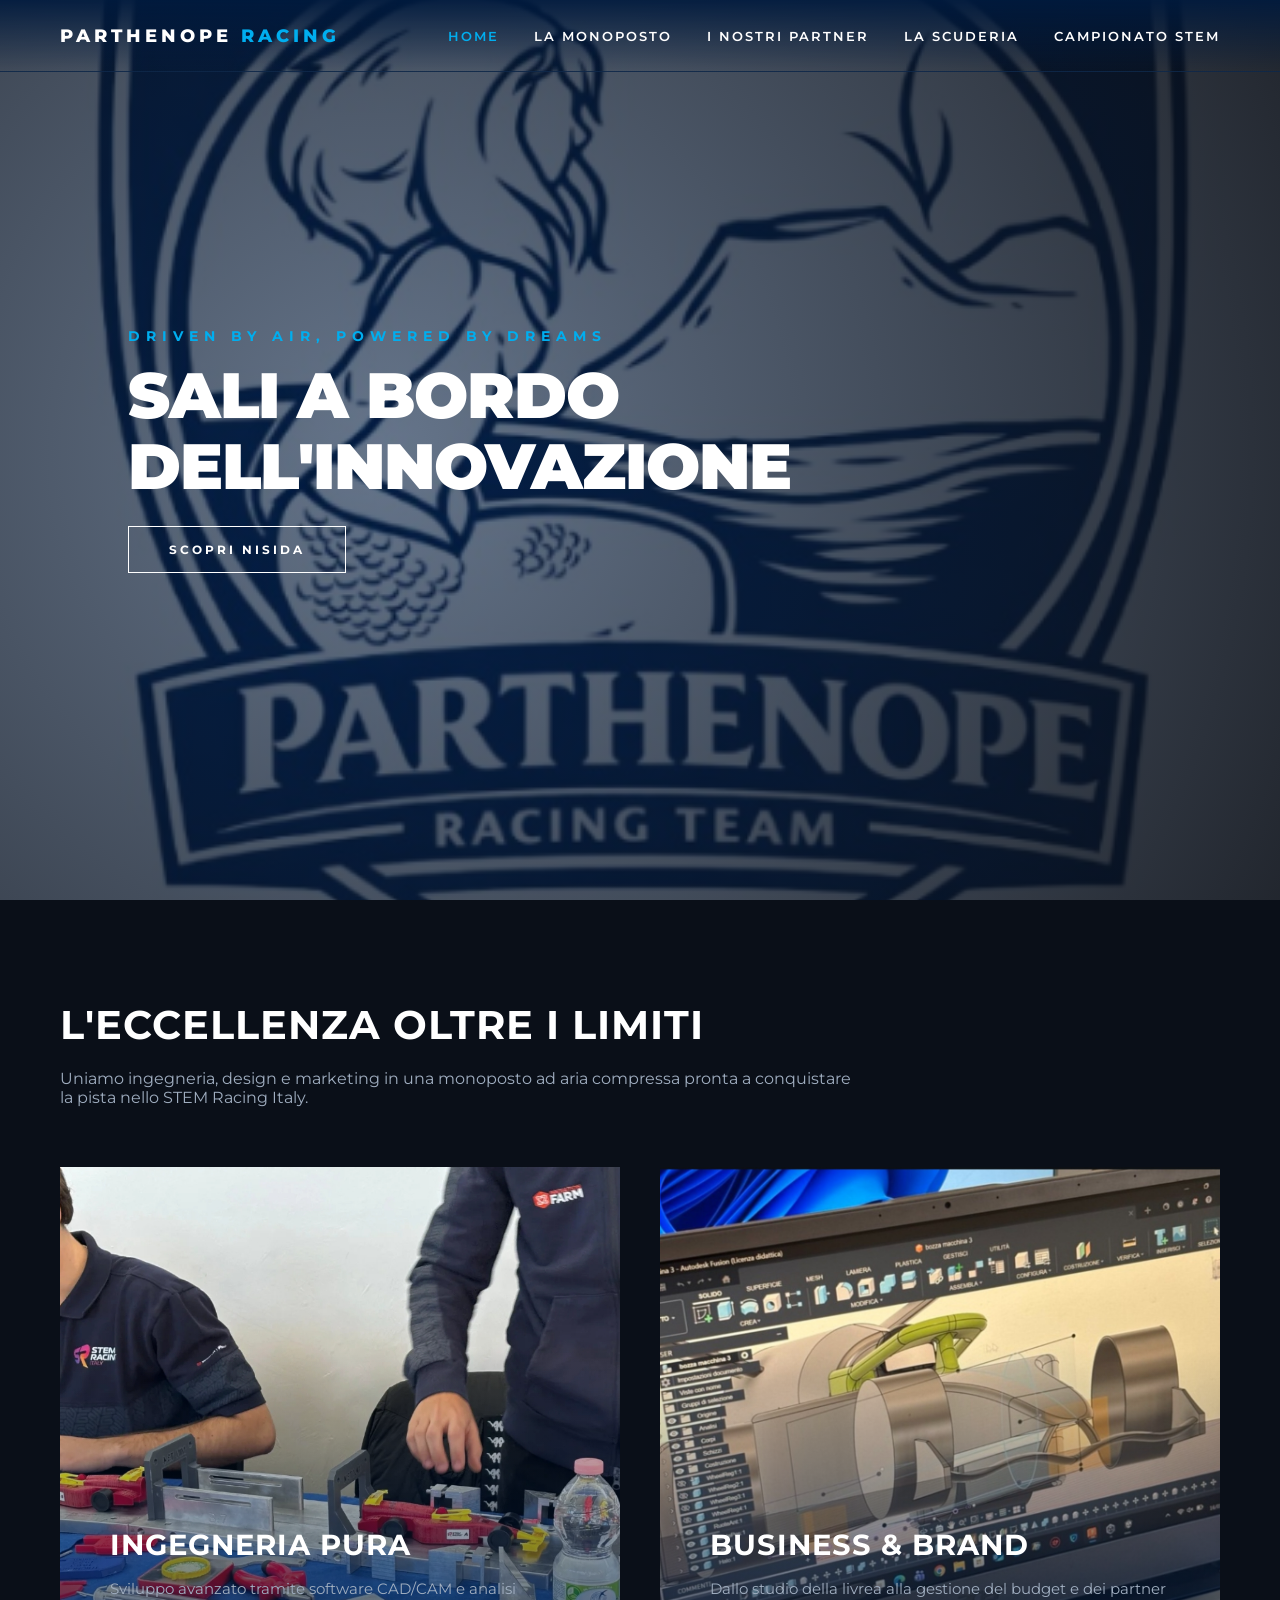
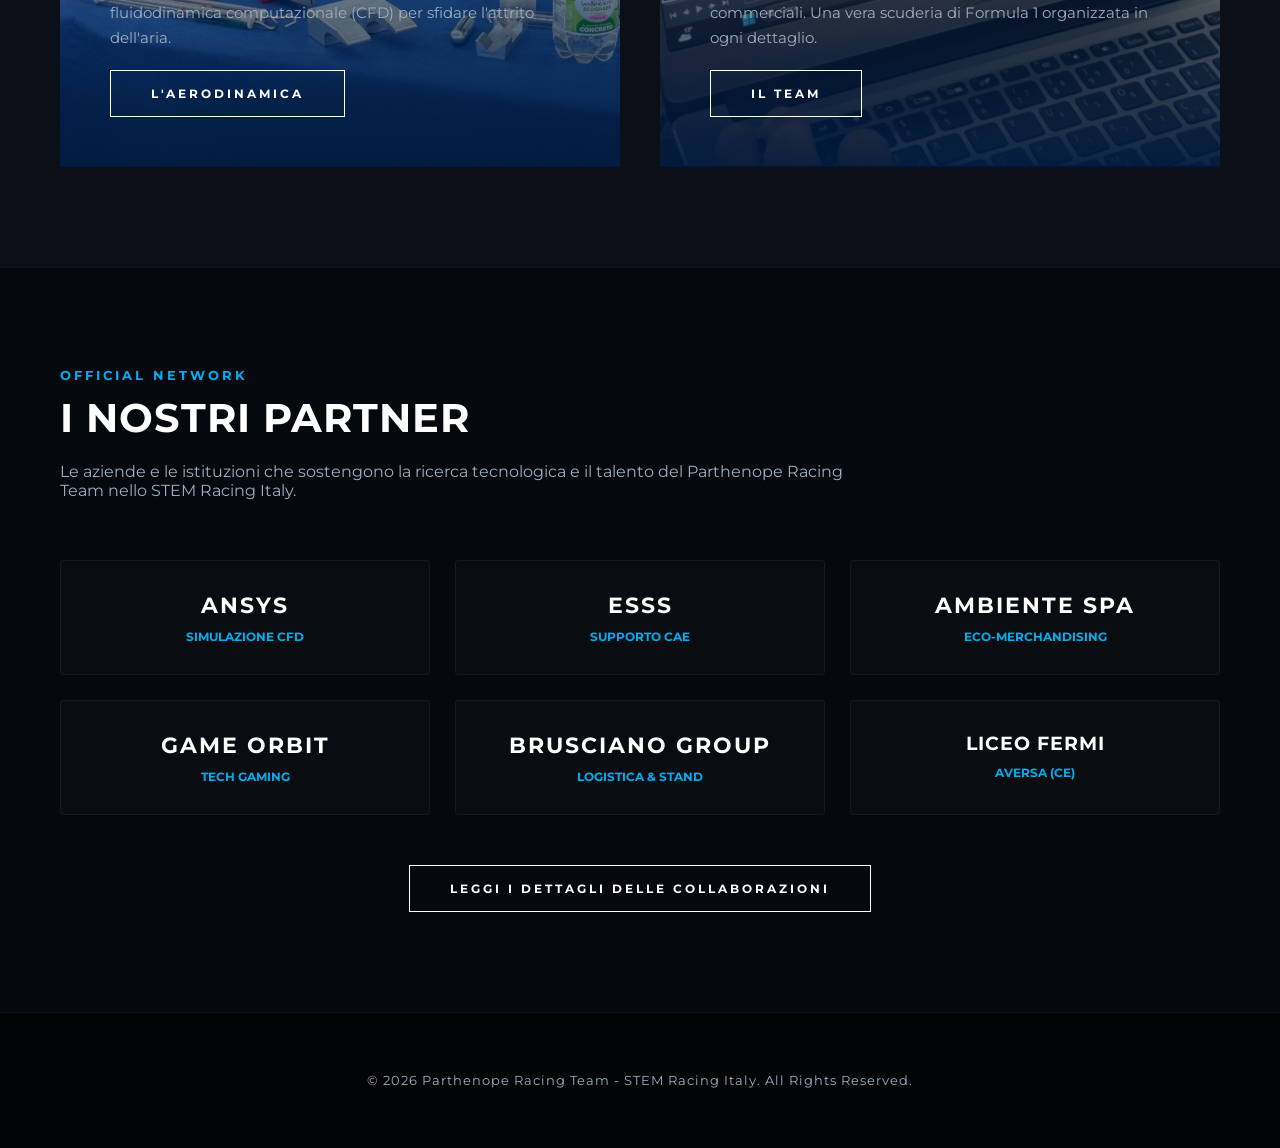
<file: index.html>
<!DOCTYPE HTML>
<html lang="it">
<head>
    <meta charset="UTF-8">
    <meta name="viewport" content="width=device-width, initial-scale=1.0">
    <title>Parthenope Racing Team | Official Website</title>
    <link href="https://fonts.googleapis.com/css2?family=Montserrat:wght@300;400;600;800;900&display=swap" rel="stylesheet">
    <link rel="stylesheet" href="style.css">
</head>
<body>

    <header class="navbar">
        <div class="logo-area">
            <a href="index.html">PARTHENOPE <span>RACING</span></a>
        </div>
       <ul class="nav-links">
    <li><a href="index.html" class="active">Home</a></li> <li><a href="nisida.html">La Monoposto</a></li>
    <li><a href="sponsor.html">I Nostri Partner</a></li>
    <li><a href="scuderia.html">La Scuderia</a></li>
    <li><a href="stem.html">Campionato STEM</a></li>
</ul>
    </header>

    <section class="hero-gateway">
        <div class="hero-overlay"></div>
        <img src="immagini/logo.png" alt="Parthenope Racing Background" class="hero-media">
        
        <div class="hero-text">
            <p class="tagline">Driven by air, powered by dreams</p>
            <h1>Sali a bordo dell'innovazione</h1>
            <a href="nisida.html" class="btn-premium">Scopri Nisida</a>
        </div>
    </section>

    <section id="scuderia" class="editorial-grid">
        <div class="section-intro">
            <h2>L'eccellenza oltre i limiti</h2>
            <p style="color: var(--text-gray);">Uniamo ingegneria, design e marketing in una monoposto ad aria compressa pronta a conquistare la pista nello STEM Racing Italy.</p>
        </div>

        <div class="grid-split">
            <div class="editorial-card">
                <div class="card-overlay"></div>
                <img src="immagini/scrutineering.jpeg" alt="Progettazione CAD">
                <div class="card-content">
                    <h3>Ingegneria pura</h3>
                    <p>Sviluppo avanzato tramite software CAD/CAM e analisi fluidodinamica computazionale (CFD) per sfidare l'attrito dell'aria.</p>
                    <a href="nisida.html" class="btn-premium">L'Aerodinamica</a>
                </div>
            </div>

            <div class="editorial-card">
                <div class="card-overlay"></div>
                <img src="immagini/fusion.jpeg" alt="Business and Management">
                <div class="card-content">
                    <h3>Business & Brand</h3>
                    <p>Dallo studio della livrea alla gestione del budget e dei partner commerciali. Una vera scuderia di Formula 1 organizzata in ogni dettaglio.</p>
                    <a href="scuderia.html" class="btn-premium">Il Team</a>
                </div>
            </div>
        </div>

    </section>
<section id="sponsor-home" class="editorial-grid" style="background-color: #05080c; border-top: 1px solid rgba(255, 255, 255, 0.05);">
        <div class="section-intro">
            <p style="color: var(--racing-blue); letter-spacing: 3px; text-transform: uppercase; font-size: 0.8rem; font-weight: 700; margin-bottom: 10px;">Official Network</p>
            <h2>I Nostri Partner</h2>
            <p style="color: var(--text-gray);">Le aziende e le istituzioni che sostengono la ricerca tecnologica e il talento del Parthenope Racing Team nello STEM Racing Italy.</p>
        </div>

        <div class="grid-split" style="grid-template-columns: repeat(auto-fit, minmax(280px, 1fr)); gap: 25px;">
            
            <div style="background: rgba(255,255,255,0.02); border: 1px solid rgba(255,255,255,0.05); padding: 30px; text-align: center; border-radius: 4px;">
                <h3 style="font-size: 1.4rem; color: #fff; letter-spacing: 2px; margin-bottom: 10px;">ANSYS</h3>
                <p style="color: var(--racing-blue); font-size: 0.75rem; text-transform: uppercase; font-weight: 700;">Simulazione CFD</p>
            </div>

            <div style="background: rgba(255,255,255,0.02); border: 1px solid rgba(255,255,255,0.05); padding: 30px; text-align: center; border-radius: 4px;">
                <h3 style="font-size: 1.4rem; color: #fff; letter-spacing: 2px; margin-bottom: 10px;">ESSS</h3>
                <p style="color: var(--racing-blue); font-size: 0.75rem; text-transform: uppercase; font-weight: 700;">Supporto CAE</p>
            </div>

            <div style="background: rgba(255,255,255,0.02); border: 1px solid rgba(255,255,255,0.05); padding: 30px; text-align: center; border-radius: 4px;">
                <h3 style="font-size: 1.4rem; color: #fff; letter-spacing: 2px; margin-bottom: 10px;">AMBIENTE SPA</h3>
                <p style="color: var(--racing-blue); font-size: 0.75rem; text-transform: uppercase; font-weight: 700;">Eco-Merchandising</p>
            </div>

            <div style="background: rgba(255,255,255,0.02); border: 1px solid rgba(255,255,255,0.05); padding: 30px; text-align: center; border-radius: 4px;">
                <h3 style="font-size: 1.4rem; color: #fff; letter-spacing: 2px; margin-bottom: 10px;">GAME ORBIT</h3>
                <p style="color: var(--racing-blue); font-size: 0.75rem; text-transform: uppercase; font-weight: 700;">Tech Gaming</p>
            </div>

            <div style="background: rgba(255,255,255,0.02); border: 1px solid rgba(255,255,255,0.05); padding: 30px; text-align: center; border-radius: 4px;">
                <h3 style="font-size: 1.4rem; color: #fff; letter-spacing: 2px; margin-bottom: 10px;">BRUSCIANO GROUP</h3>
                <p style="color: var(--racing-blue); font-size: 0.75rem; text-transform: uppercase; font-weight: 700;">Logistica & Stand</p>
            </div>

            <div style="background: rgba(255,255,255,0.02); border: 1px solid rgba(255,255,255,0.05); padding: 30px; text-align: center; border-radius: 4px;">
                <h3 style="font-size: 1.2rem; color: #fff; letter-spacing: 1px; margin-bottom: 10px;">LICEO FERMI</h3>
                <p style="color: var(--racing-blue); font-size: 0.75rem; text-transform: uppercase; font-weight: 700;">Aversa (CE)</p>
            </div>

        </div>

        <div style="text-align: center; margin-top: 50px;">
            <a href="sponsor.html" class="btn-premium">Leggi i dettagli delle collaborazioni</a>
        </div>
    </section>

    <footer>
        <p>&copy; 2026 Parthenope Racing Team - STEM Racing Italy. All Rights Reserved.</p>
    </footer>

</body>
</html>
</file>
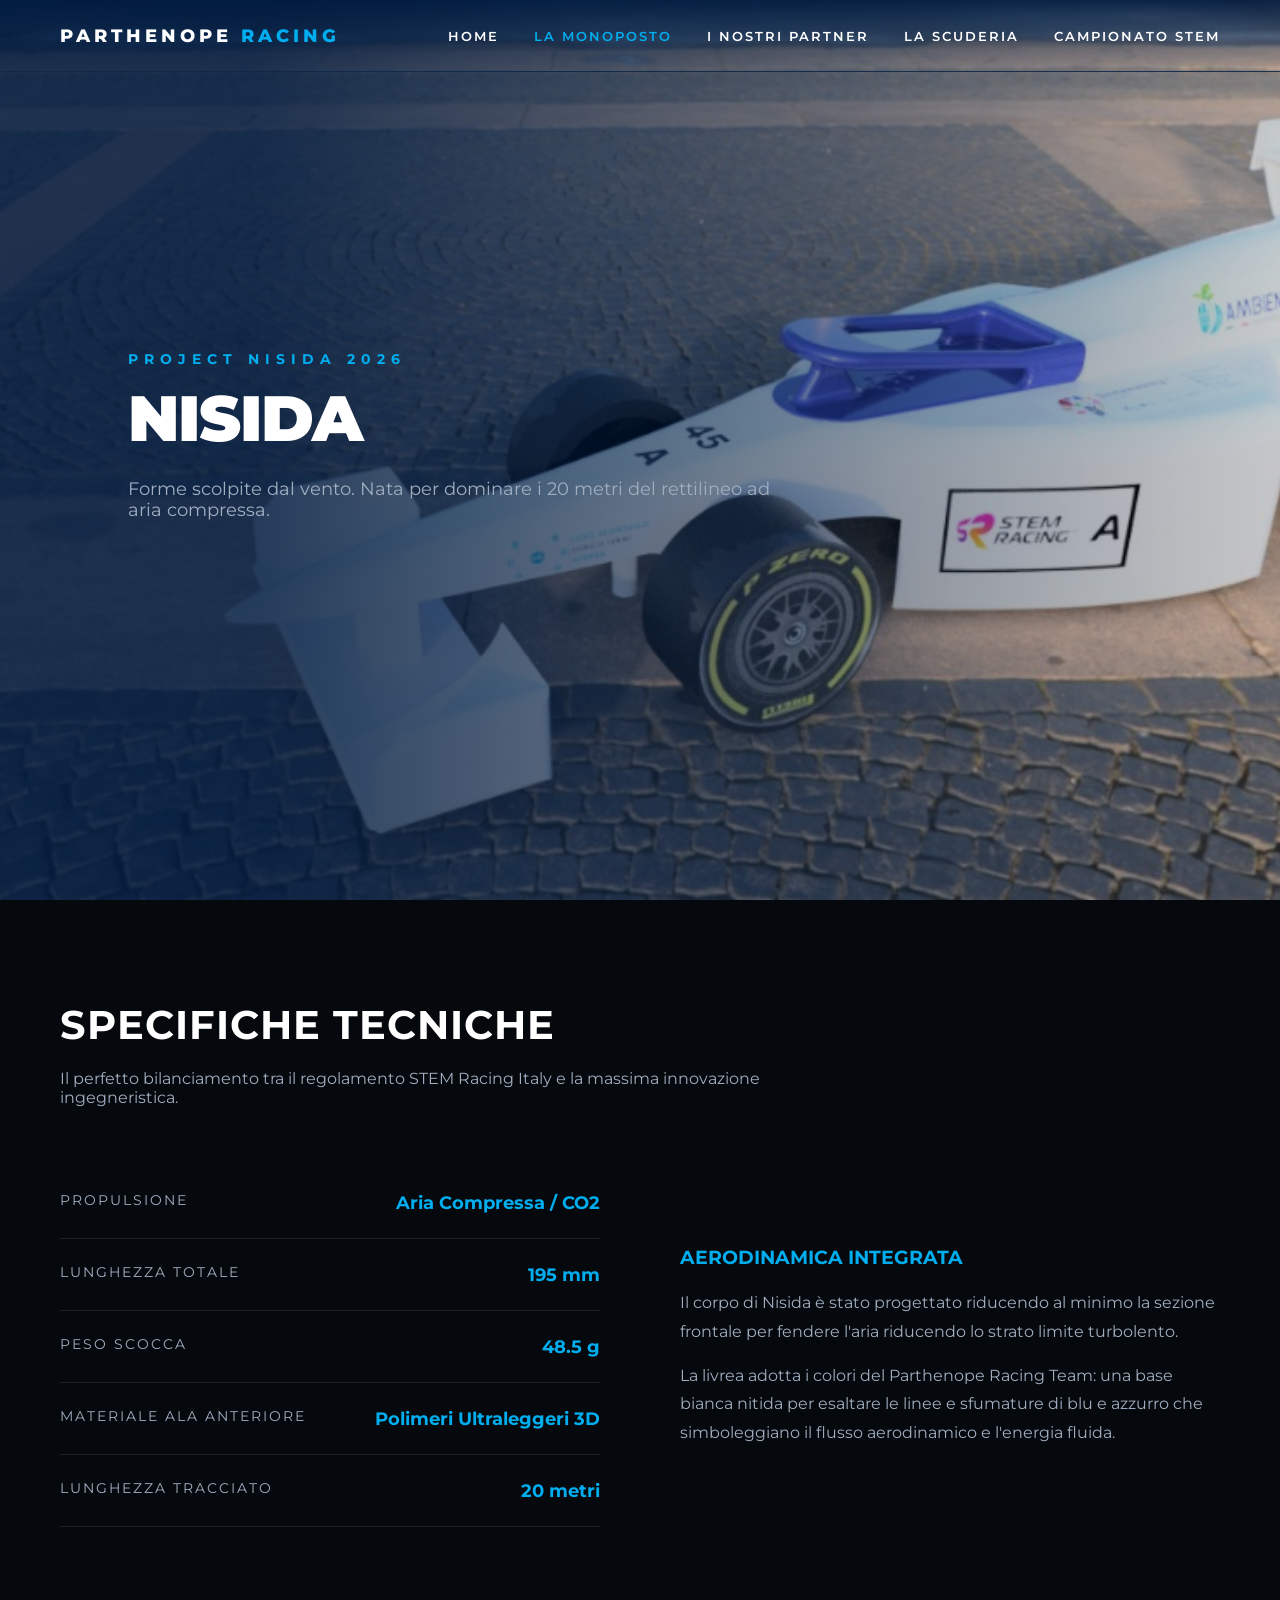
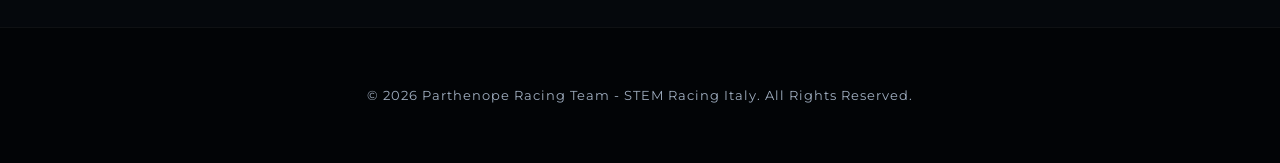
<file: nisida.html>
<!DOCTYPE HTML>
<html lang="it">
<head>
    <meta charset="UTF-8">
    <meta name="viewport" content="width=device-width, initial-scale=1.0">
    <title>Nisida Monoposto | Parthenope Racing</title>
    <link href="https://fonts.googleapis.com/css2?family=Montserrat:wght@300;400;600;800;900&display=swap" rel="stylesheet">
    <link rel="stylesheet" href="style.css">
</head>
<body>

    <header class="navbar">
        <div class="logo-area">
            <a href="index.html">PARTHENOPE <span>RACING</span></a>
        </div>
        <ul class="nav-links">
   <ul class="nav-links">
    <li><a href="index.html">Home</a></li>
    <li><a href="nisida.html" class="active">La Monoposto</a></li> <li><a href="sponsor.html">I Nostri Partner</a></li>
    <li><a href="scuderia.html">La Scuderia</a></li>
    <li><a href="stem.html">Campionato STEM</a></li>
</ul>
    </header>

    <section class="hero-gateway">
        <div class="hero-overlay" style="background: linear-gradient(to right, rgba(0, 26, 62, 0.85) 20%, rgba(0,0,0,0.2) 100%);"></div>
        <img src="immagini/auto2.jpeg" alt="Nisida Monoposto" class="hero-media">
        
        <div class="hero-text">
            <p class="tagline">Project Nisida 2026</p>
            <h1 style="color: var(--pure-white);">NISIDA</h1>
            <p style="color: var(--text-gray); font-size: 1.1rem; margin-bottom: 30px;">Forme scolpite dal vento. Nata per dominare i 20 metri del rettilineo ad aria compressa.</p>
        </div>
    </section>

    <section class="tech-specs">
        <div class="section-intro">
            <h2>Specifiche Tecniche</h2>
            <p style="color: var(--text-gray);">Il perfetto bilanciamento tra il regolamento STEM Racing Italy e la massima innovazione ingegneristica.</p>
        </div>

        <div class="specs-container">
            <div class="specs-list">
                <div class="spec-row">
                    <div class="spec-label">Propulsione</div>
                    <div class="spec-value">Aria Compressa / CO2</div>
                </div>
                <div class="spec-row">
                    <div class="spec-label">Lunghezza Totale</div>
                    <div class="spec-value">195 mm</div>
                </div>
                <div class="spec-row">
                    <div class="spec-label">Peso Scocca</div>
                    <div class="spec-value">48.5 g</div>
                </div>
                <div class="spec-row">
                    <div class="spec-label">Materiale Ala Anteriore</div>
                    <div class="spec-value">Polimeri Ultraleggeri 3D</div>
                </div>
                <div class="spec-row">
                    <div class="spec-label">Lunghezza Tracciato</div>
                    <div class="spec-value">20 metri</div>
                </div>
            </div>

            <div class="specs-description">
                <h3 style="color: var(--racing-blue); margin-bottom: 20px; text-transform: uppercase;">Aerodinamica Integrata</h3>
                <p style="color: var(--text-gray); line-height: 1.8; margin-bottom: 15px;">Il corpo di Nisida è stato progettato riducendo al minimo la sezione frontale per fendere l'aria riducendo lo strato limite turbolento.</p>
                <p style="color: var(--text-gray); line-height: 1.8;">La livrea adotta i colori del Parthenope Racing Team: una base bianca nitida per esaltare le linee e sfumature di blu e azzurro che simboleggiano il flusso aerodinamico e l'energia fluida.</p>
            </div>
        </div>
    </section>

    <footer>
        <p>&copy; 2026 Parthenope Racing Team - STEM Racing Italy. All Rights Reserved.</p>
    </footer>

</body>
</html>
</file>
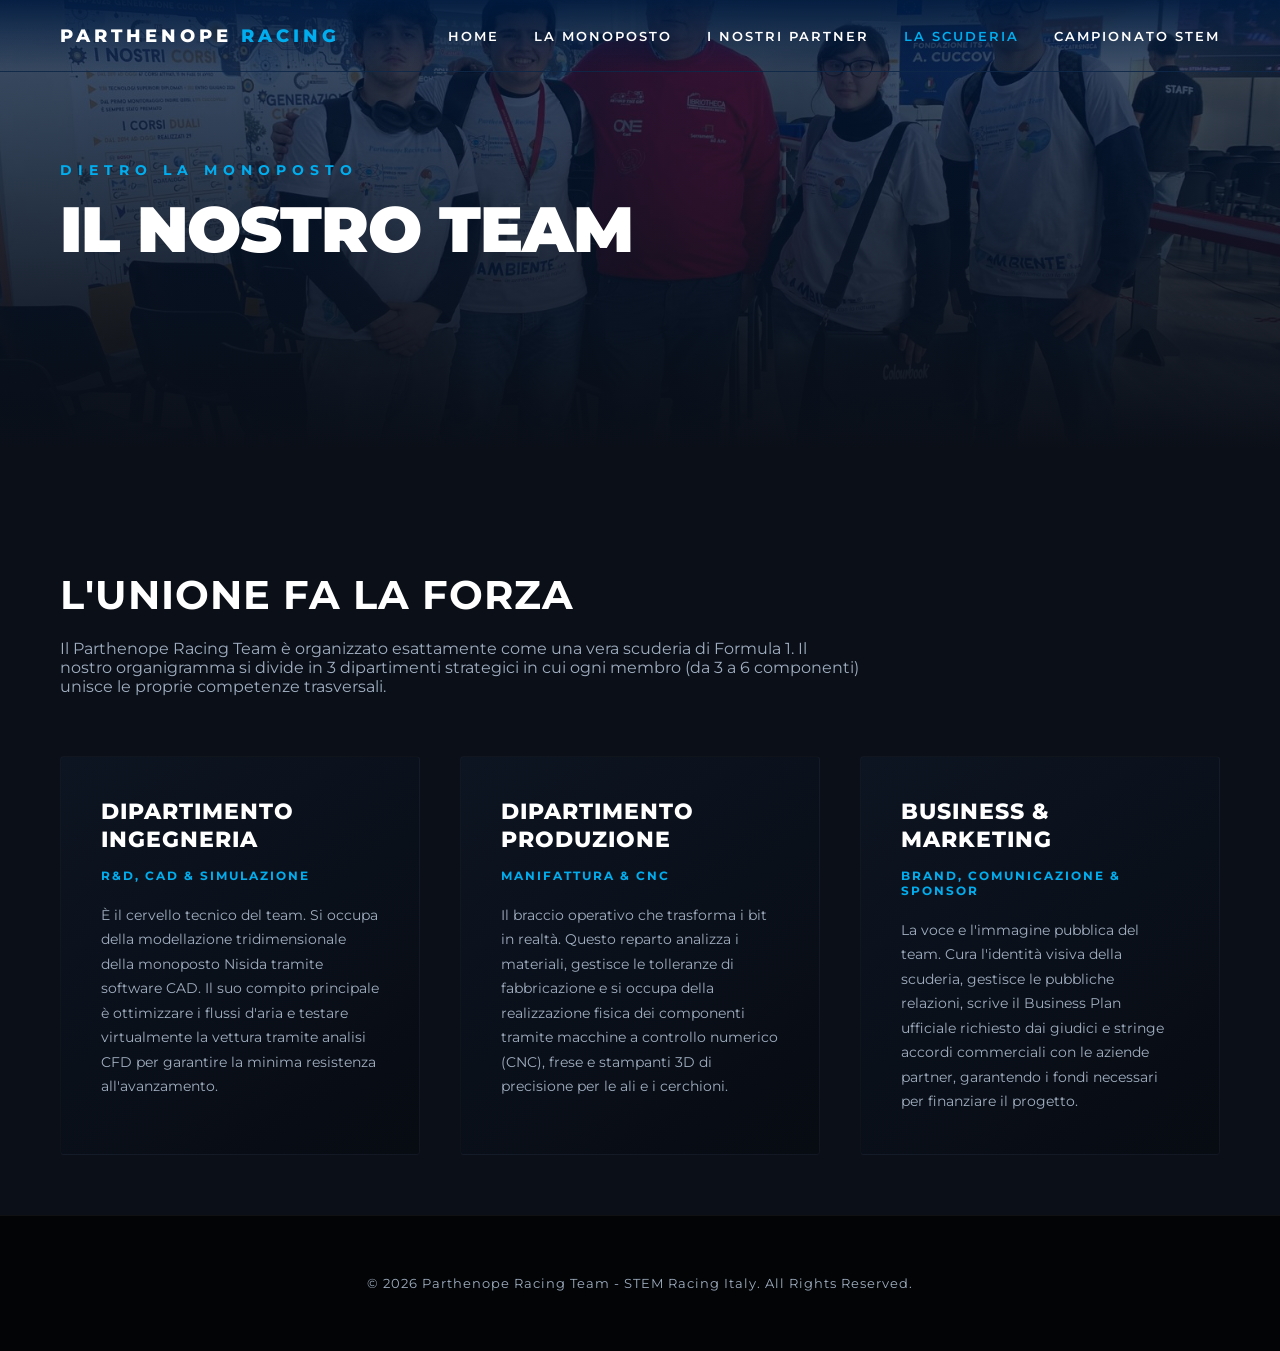
<file: scuderia.html>
<!DOCTYPE HTML>
<html lang="it">
<head>
    <meta charset="UTF-8">
    <meta name="viewport" content="width=device-width, initial-scale=1.0">
    <title>La Scuderia | Parthenope Racing</title>
    <link href="https://fonts.googleapis.com/css2?family=Montserrat:wght@300;400;600;800;900&display=swap" rel="stylesheet">
    <link rel="stylesheet" href="style.css">
    <style>
        .scuderia-section { padding: 120px 60px 60px 60px; background-color: var(--luxury-dark); }
        .team-container { display: grid; grid-template-columns: repeat(auto-fit, minmax(300px, 1fr)); gap: 40px; margin-top: 50px; }
        .dept-card { background: linear-gradient(145deg, #0d1522, #070b12); border: 1px solid rgba(255, 255, 255, 0.03); padding: 40px; border-radius: 4px; transition: all 0.3s ease; }
        .dept-card:hover { border-color: var(--racing-blue); transform: translateY(-5px); }
        .dept-title { font-size: 1.4rem; color: var(--pure-white); text-transform: uppercase; letter-spacing: 1px; margin-bottom: 15px; font-weight: 800; }
        .dept-role { color: var(--racing-blue); font-size: 0.75rem; text-transform: uppercase; letter-spacing: 2px; font-weight: 700; margin-bottom: 20px; }
        .dept-card p { color: var(--text-gray); font-size: 0.9rem; line-height: 1.7; }
        .scuderia-hero { height: 50vh; position: relative; display: flex; align-items: center; padding-left: 60px; overflow: hidden; }
    </style>
</head>
<body>

    <header class="navbar">
        <div class="logo-area">
            <a href="index.html">PARTHENOPE <span>RACING</span></a>
        </div>
        <ul class="nav-links">
            <li><a href="index.html">Home</a></li>
            <li><a href="nisida.html">La Monoposto</a></li>
            <li><a href="sponsor.html">I Nostri Partner</a></li>
            <li><a href="scuderia.html" class="active">La Scuderia</a></li>
            <li><a href="stem.html">Campionato STEM</a></li>
        </ul>
    </header>

    <section class="scuderia-hero">
        <div class="hero-overlay" style="background: linear-gradient(to top, var(--luxury-dark), rgba(0,26,62,0.7));"></div>
        <img src="immagini/gruppo.jpeg" alt="Team Background" class="hero-media">
        <div class="hero-text" style="position: relative; z-index: 3;">
            <p class="tagline">Dietro la Monoposto</p>
            <h1>Il Nostro Team</h1>
        </div>
    </section>

    <main class="scuderia-section">
        <div class="section-intro">
            <h2>L'Unione fa la Forza</h2>
            <p style="color: var(--text-gray);">Il Parthenope Racing Team è organizzato esattamente come una vera scuderia di Formula 1. Il nostro organigramma si divide in 3 dipartimenti strategici in cui ogni membro (da 3 a 6 componenti) unisce le proprie competenze trasversali.</p>
        </div>

        <div class="team-container">
            <div class="dept-card">
                <div class="dept-title">Dipartimento Ingegneria</div>
                <div class="dept-role">R&D, CAD & Simulazione</div>
                <p>È il cervello tecnico del team. Si occupa della modellazione tridimensionale della monoposto Nisida tramite software CAD. Il suo compito principale è ottimizzare i flussi d'aria e testare virtualmente la vettura tramite analisi CFD per garantire la minima resistenza all'avanzamento.</p>
            </div>

            <div class="dept-card">
                <div class="dept-title">Dipartimento Produzione</div>
                <div class="dept-role">Manifattura & CNC</div>
                <p>Il braccio operativo che trasforma i bit in realtà. Questo reparto analizza i materiali, gestisce le tolleranze di fabbricazione e si occupa della realizzazione fisica dei componenti tramite macchine a controllo numerico (CNC), frese e stampanti 3D di precisione per le ali e i cerchioni.</p>
            </div>

            <div class="dept-card">
                <div class="dept-title">Business & Marketing</div>
                <div class="dept-role">Brand, Comunicazione & Sponsor</div>
                <p>La voce e l'immagine pubblica del team. Cura l'identità visiva della scuderia, gestisce le pubbliche relazioni, scrive il Business Plan ufficiale richiesto dai giudici e stringe accordi commerciali con le aziende partner, garantendo i fondi necessari per finanziare il progetto.</p>
            </div>
        </div>
    </main>

    <footer>
        <p>&copy; 2026 Parthenope Racing Team - STEM Racing Italy. All Rights Reserved.</p>
    </footer>

</body>
</html>
</file>
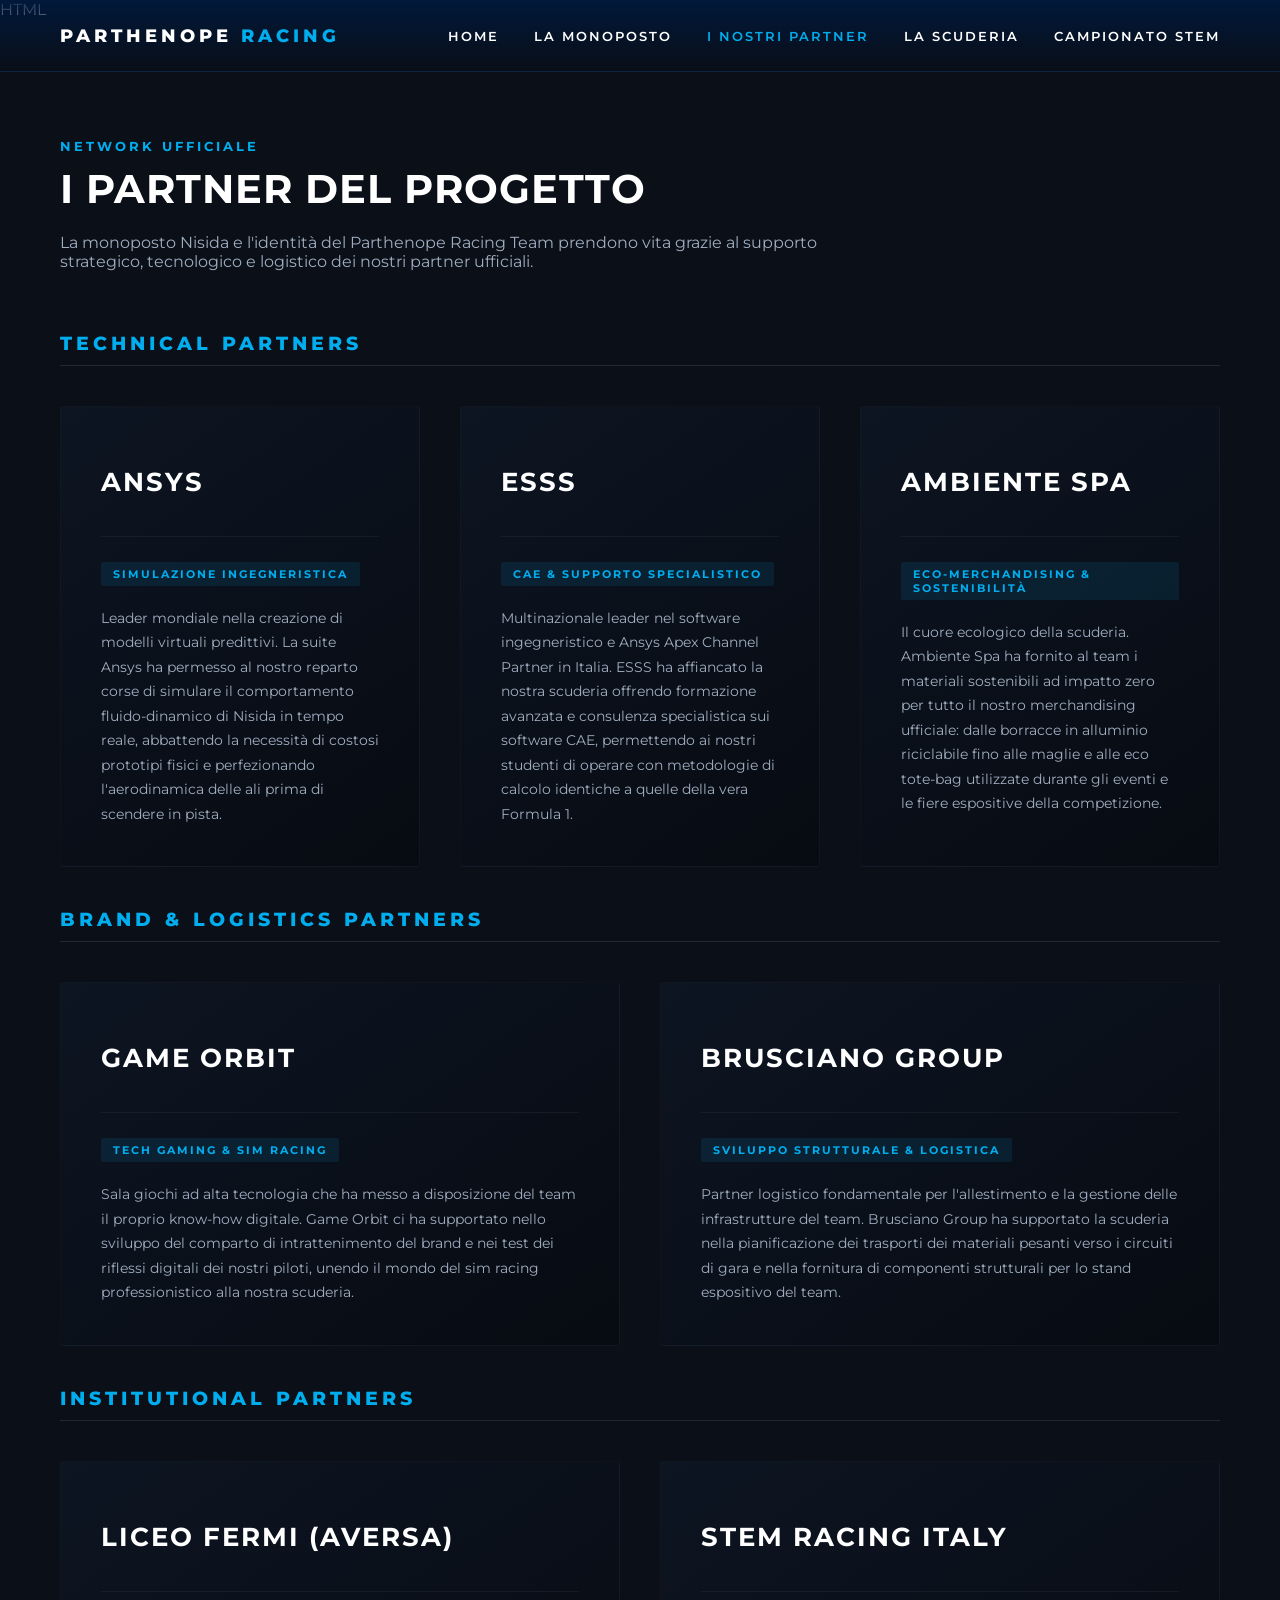
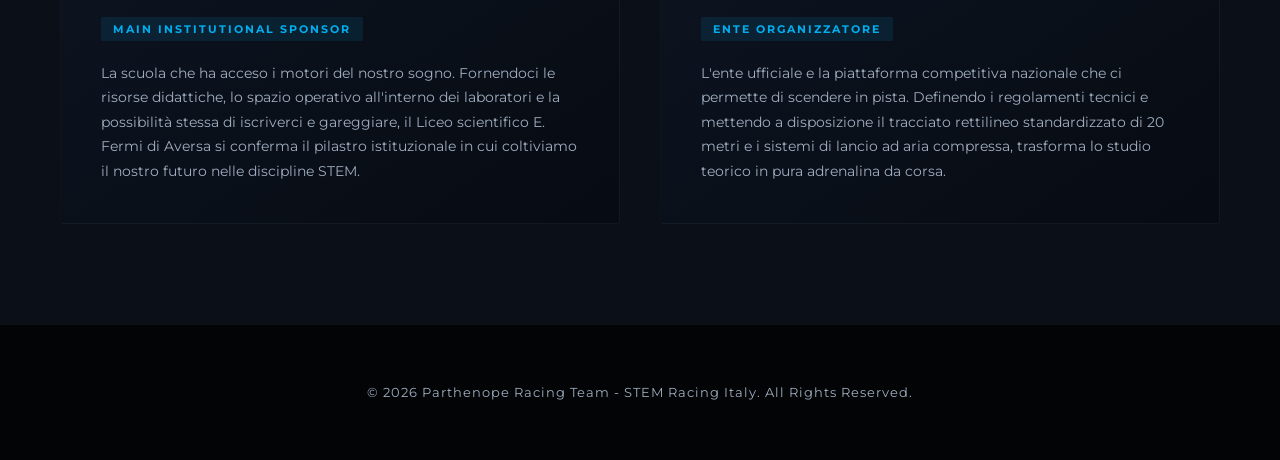
<file: sponsor.html>
HTML
<!DOCTYPE HTML>
<html lang="it">
<head>
    <meta charset="UTF-8">
    <meta name="viewport" content="width=device-width, initial-scale=1.0">
    <title>Partner & Sponsor | Parthenope Racing</title>
    <link href="https://fonts.googleapis.com/css2?family=Montserrat:wght@300;400;600;800;900&display=swap" rel="stylesheet">
    <link rel="stylesheet" href="style.css">
    <style>
        /* Stili specifici per la griglia degli sponsor in stile scuderia F1 */
        .sponsor-section {
            padding: 120px 60px 60px 60px;
            background-color: var(--luxury-dark);
        }
        
        .sponsor-tier-title {
            font-size: 1.2rem;
            color: var(--racing-blue);
            letter-spacing: 4px;
            text-transform: uppercase;
            margin-bottom: 40px;
            border-bottom: 1px solid rgba(255, 255, 255, 0.1);
            padding-bottom: 10px;
            font-weight: 800;
            margin-top: 40px;
        }

        .sponsor-grid {
            display: grid;
            grid-template-columns: repeat(auto-fit, minmax(350px, 1fr));
            gap: 40px;
            margin-bottom: 40px;
        }

        .sponsor-card {
            background: linear-gradient(145deg, #0d1522, #070b12);
            border: 1px solid rgba(255, 255, 255, 0.03);
            padding: 40px;
            border-radius: 4px;
            transition: all 0.3s ease;
            display: flex;
            flex-direction: column;
            justify-content: space-between;
        }

        .sponsor-card:hover {
            border-color: var(--racing-blue);
            transform: translateY(-5px);
        }

        .sponsor-logo-placeholder {
            height: 90px;
            display: flex;
            align-items: center;
            justify-content: flex-start;
            margin-bottom: 25px;
            border-bottom: 1px solid rgba(255, 255, 255, 0.05);
            padding-bottom: 20px;
        }

        .sponsor-logo-placeholder h3 {
            font-size: 1.6rem;
            letter-spacing: 2px;
            color: var(--pure-white);
            text-transform: uppercase;
        }

        .sponsor-role-tag {
            display: inline-block;
            align-self: flex-start;
            padding: 5px 12px;
            background-color: rgba(0, 174, 239, 0.1);
            color: var(--racing-blue);
            font-size: 0.7rem;
            text-transform: uppercase;
            letter-spacing: 2px;
            font-weight: 700;
            margin-bottom: 20px;
            border-radius: 2px;
        }

        .sponsor-card p {
            color: var(--text-gray);
            font-size: 0.9rem;
            line-height: 1.7;
        }
    </style>
</head>
<body>

    <header class="navbar">
        <div class="logo-area">
            <a href="index.html">PARTHENOPE <span>RACING</span></a>
        </div>
        <ul class="nav-links">
    <li><a href="index.html">Home</a></li>
    <li><a href="nisida.html">La Monoposto</a></li>
    <li><a href="sponsor.html" class="active">I Nostri Partner</a></li>
    <li><a href="scuderia.html">La Scuderia</a></li>
    <li><a href="stem.html">Campionato STEM</a></li>
</ul>
    </header>

    <main class="sponsor-section">
        <div class="section-intro">
            <p style="color: var(--racing-blue); letter-spacing: 3px; text-transform: uppercase; font-size: 0.8rem; font-weight: 700; margin-bottom: 10px;">Network Ufficiale</p>
            <h2>I Partner del Progetto</h2>
            <p style="color: var(--text-gray);">La monoposto Nisida e l'identità del Parthenope Racing Team prendono vita grazie al supporto strategico, tecnologico e logistico dei nostri partner ufficiali.</p>
        </div>

        <h3 class="sponsor-tier-title">Technical Partners</h3>
        <div class="sponsor-grid">
            
            <div class="sponsor-card">
                <div>
                    <div class="sponsor-logo-placeholder">
                        <h3>ANSYS</h3>
                    </div>
                    <div class="sponsor-role-tag">Simulazione Ingegneristica</div>
                    <p>Leader mondiale nella creazione di modelli virtuali predittivi. La suite Ansys ha permesso al nostro reparto corse di simulare il comportamento fluido-dinamico di Nisida in tempo reale, abbattendo la necessità di costosi prototipi fisici e perfezionando l'aerodinamica delle ali prima di scendere in pista.</p>
                </div>
            </div>

            <div class="sponsor-card">
                <div>
                    <div class="sponsor-logo-placeholder">
                        <h3>ESSS</h3>
                    </div>
                    <div class="sponsor-role-tag">CAE & Supporto Specialistico</div>
                    <p>Multinazionale leader nel software ingegneristico e Ansys Apex Channel Partner in Italia. ESSS ha affiancato la nostra scuderia offrendo formazione avanzata e consulenza specialistica sui software CAE, permettendo ai nostri studenti di operare con metodologie di calcolo identiche a quelle della vera Formula 1.</p>
                </div>
            </div>

            <div class="sponsor-card">
                <div>
                    <div class="sponsor-logo-placeholder">
                        <h3>AMBIENTE SPA</h3>
                    </div>
                    <div class="sponsor-role-tag">Eco-Merchandising & Sostenibilità</div>
                    <p>Il cuore ecologico della scuderia. Ambiente Spa ha fornito al team i materiali sostenibili ad impatto zero per tutto il nostro merchandising ufficiale: dalle borracce in alluminio riciclabile fino alle maglie e alle eco tote-bag utilizzate durante gli eventi e le fiere espositive della competizione.</p>
                </div>
            </div>

        </div>

        <h3 class="sponsor-tier-title">Brand & Logistics Partners</h3>
        <div class="sponsor-grid">

            <div class="sponsor-card">
                <div>
                    <div class="sponsor-logo-placeholder">
                        <h3>GAME ORBIT</h3>
                    </div>
                    <div class="sponsor-role-tag">Tech Gaming & Sim Racing</div>
                    <p>Sala giochi ad alta tecnologia che ha messo a disposizione del team il proprio know-how digitale. Game Orbit ci ha supportato nello sviluppo del comparto di intrattenimento del brand e nei test dei riflessi digitali dei nostri piloti, unendo il mondo del sim racing professionistico alla nostra scuderia.</p>
                </div>
            </div>

            <div class="sponsor-card">
                <div>
                    <div class="sponsor-logo-placeholder">
                        <h3>BRUSCIANO GROUP</h3>
                    </div>
                    <div class="sponsor-role-tag">Sviluppo Strutturale & Logistica</div>
                    <p>Partner logistico fondamentale per l'allestimento e la gestione delle infrastrutture del team. Brusciano Group ha supportato la scuderia nella pianificazione dei trasporti dei materiali pesanti verso i circuiti di gara e nella fornitura di componenti strutturali per lo stand espositivo del team.</p>
                </div>
            </div>

        </div>

        <h3 class="sponsor-tier-title">Institutional Partners</h3>
        <div class="sponsor-grid">
            
            <div class="sponsor-card">
                <div>
                    <div class="sponsor-logo-placeholder">
                        <h3>LICEO FERMI (AVERSA)</h3>
                    </div>
                    <div class="sponsor-role-tag">Main Institutional Sponsor</div>
                    <p>La scuola che ha acceso i motori del nostro sogno. Fornendoci le risorse didattiche, lo spazio operativo all'interno dei laboratori e la possibilità stessa di iscriverci e gareggiare, il Liceo scientifico E. Fermi di Aversa si conferma il pilastro istituzionale in cui coltiviamo il nostro futuro nelle discipline STEM.</p>
                </div>
            </div>

            <div class="sponsor-card">
                <div>
                    <div class="sponsor-logo-placeholder">
                        <h3>STEM RACING ITALY</h3>
                    </div>
                    <div class="sponsor-role-tag">Ente Organizzatore</div>
                    <p>L'ente ufficiale e la piattaforma competitiva nazionale che ci permette di scendere in pista. Definendo i regolamenti tecnici e mettendo a disposizione il tracciato rettilineo standardizzato di 20 metri e i sistemi di lancio ad aria compressa, trasforma lo studio teorico in pura adrenalina da corsa.</p>
                </div>
            </div>

        </div>
    </main>

    <footer>
        <p>&copy; 2026 Parthenope Racing Team - STEM Racing Italy. All Rights Reserved.</p>
    </footer>

</body>
</html>
</file>
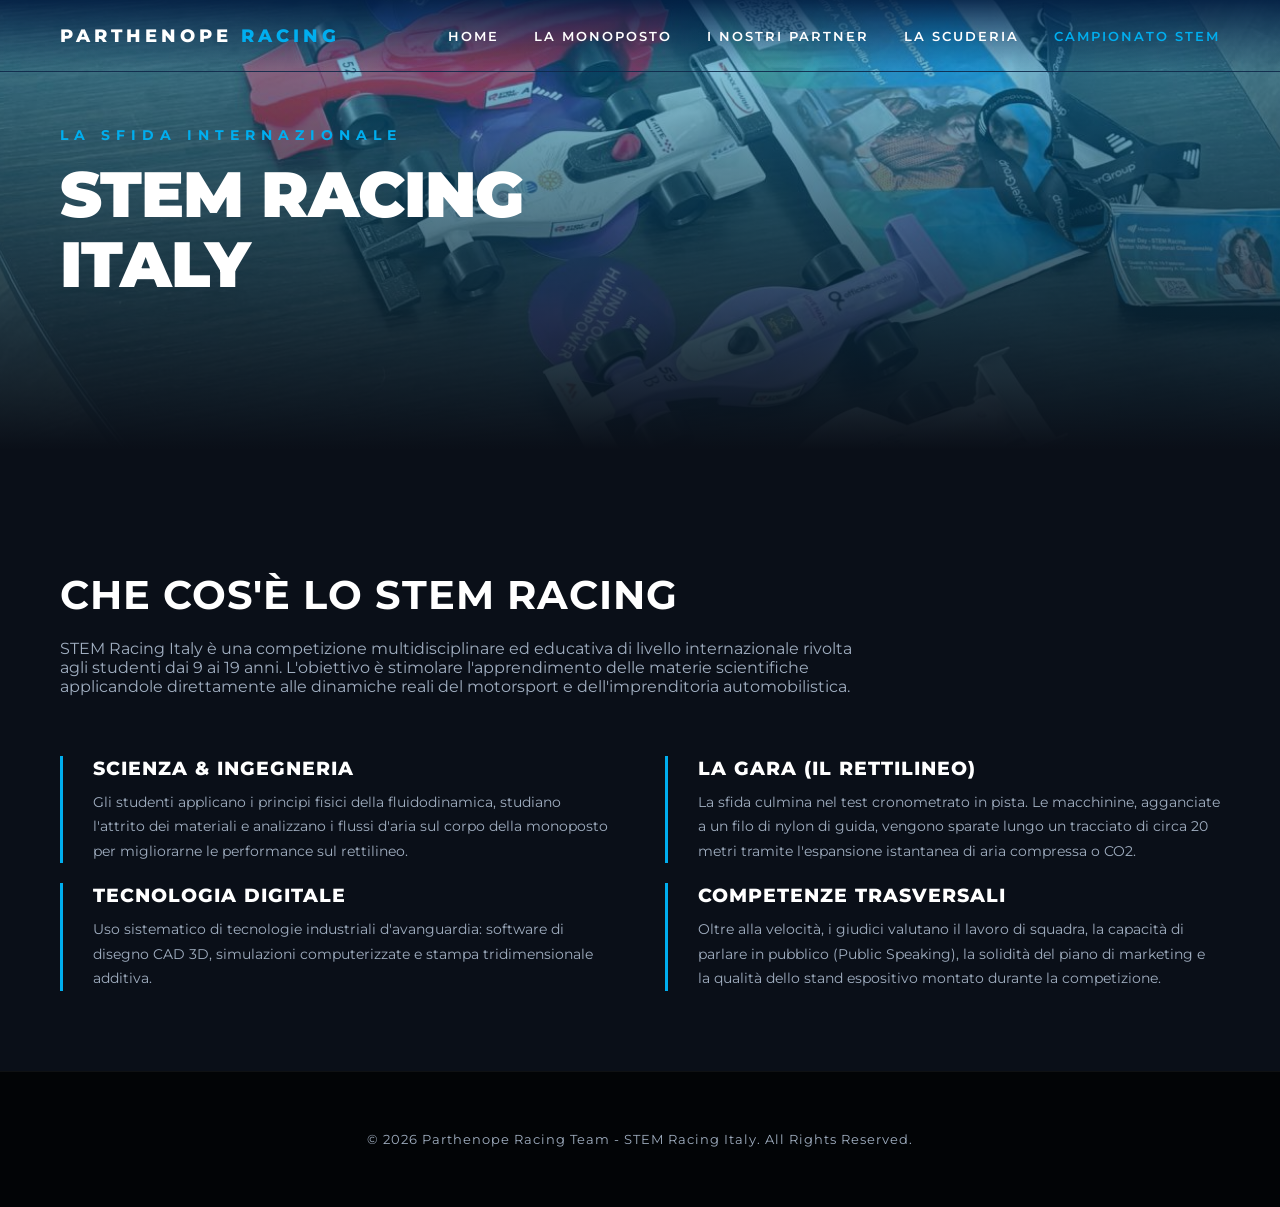
<file: stem.html>
<!DOCTYPE HTML>
<html lang="it">
<head>
    <meta charset="UTF-8">
    <meta name="viewport" content="width=device-width, initial-scale=1.0">
    <title>Campionato STEM | Parthenope Racing</title>
    <link href="https://fonts.googleapis.com/css2?family=Montserrat:wght@300;400;600;800;900&display=swap" rel="stylesheet">
    <link rel="stylesheet" href="style.css">
    <style>
        .stem-section { padding: 120px 60px 60px 60px; background-color: var(--luxury-dark); }
        .pillar-grid { display: grid; grid-template-columns: 1fr 1fr; gap: 50px; margin-top: 60px; }
        .pillar-box { border-left: 3px solid var(--racing-blue); padding-left: 30px; margin-bottom: 20px; }
        .pillar-box h3 { font-size: 1.2rem; text-transform: uppercase; letter-spacing: 1px; margin-bottom: 10px; font-weight: 800; color: var(--pure-white); }
        .pillar-box p { color: var(--text-gray); font-size: 0.9rem; line-height: 1.7; }
        .stem-hero { height: 50vh; position: relative; display: flex; align-items: center; padding-left: 60px; overflow: hidden; }
    </style>
</head>
<body>

    <header class="navbar">
        <div class="logo-area">
            <a href="index.html">PARTHENOPE <span>RACING</span></a>
        </div>
        <ul class="nav-links">
            <li><a href="index.html">Home</a></li>
            <li><a href="nisida.html">La Monoposto</a></li>
            <li><a href="sponsor.html">I Nostri Partner</a></li>
            <li><a href="scuderia.html">La Scuderia</a></li>
            <li><a href="stem.html" class="active">Campionato STEM</a></li>
        </ul>
    </header>

    <section class="stem-hero">
        <div class="hero-overlay" style="background: linear-gradient(to top, var(--luxury-dark), rgba(0,174,239,0.4));"></div>
        <img src="immagini/macchinine.jpeg" alt="STEM Education" class="hero-media">
        <div class="hero-text" style="position: relative; z-index: 3;">
            <p class="tagline">La Sfida Internazionale</p>
            <h1>STEM Racing Italy</h1>
        </div>
    </section>

    <main class="stem-section">
        <div class="section-intro">
            <h2>Che cos'è lo STEM Racing</h2>
            <p style="color: var(--text-gray);">STEM Racing Italy è una competizione multidisciplinare ed educativa di livello internazionale rivolta agli studenti dai 9 ai 19 anni. L'obiettivo è stimolare l'apprendimento delle materie scientifiche applicandole direttamente alle dinamiche reali del motorsport e dell'imprenditoria automobilistica.</p>
        </div>

        <div class="pillar-grid">
            <div>
                <div class="pillar-box">
                    <h3>Scienza & Ingegneria</h3>
                    <p>Gli studenti applicano i principi fisici della fluidodinamica, studiano l'attrito dei materiali e analizzano i flussi d'aria sul corpo della monoposto per migliorarne le performance sul rettilineo.</p>
                </div>
                <div class="pillar-box">
                    <h3>Tecnologia Digitale</h3>
                    <p>Uso sistematico di tecnologie industriali d'avanguardia: software di disegno CAD 3D, simulazioni computerizzate e stampa tridimensionale additiva.</p>
                </div>
            </div>

            <div>
                <div class="pillar-box">
                    <h3>La Gara (Il Rettilineo)</h3>
                    <p>La sfida culmina nel test cronometrato in pista. Le macchinine, agganciate a un filo di nylon di guida, vengono sparate lungo un tracciato di circa 20 metri tramite l'espansione istantanea di aria compressa o CO2.</p>
                </div>
                <div class="pillar-box">
                    <h3>Competenze Trasversali</h3>
                    <p>Oltre alla velocità, i giudici valutano il lavoro di squadra, la capacità di parlare in pubblico (Public Speaking), la solidità del piano di marketing e la qualità dello stand espositivo montato durante la competizione.</p>
                </div>
            </div>
        </div>
    </main>

    <footer>
        <p>&copy; 2026 Parthenope Racing Team - STEM Racing Italy. All Rights Reserved.</p>
    </footer>

</body>
</html>
</file>
<file: style.css>
/* ==========================================
   STILE GENERALE & VARIABILI (Stile Ferrari)
   ========================================== */
:root {
    --primary-blue: #001A3E;    /* Blu Scuro Fondale (colore Ferrari adattato) */
    --racing-blue: #00AEEF;     /* Azzurro Elettrico per i dettagli dinamici */
    --pure-white: #FFFFFF;
    --luxury-dark: #0a0f18;     /* Nero/Blu profondo per gli sfondi */
    --text-gray: #a0aec0;
    --font-main: 'Montserrat', sans-serif;
}

* {
    margin: 0;
    padding: 0;
    box-sizing: border-box;
    font-family: var(--font-main);
}

body {
    background-color: var(--luxury-dark);
    color: var(--pure-white);
    overflow-x: hidden;
}

/* NAVBAR SCOMPARSA / FISSA */
.navbar {
    position: fixed;
    top: 0;
    left: 0;
    width: 100%;
    display: flex;
    justify-content: space-between;
    align-items: center;
    padding: 25px 60px;
    background: linear-gradient(to bottom, rgba(0, 26, 62, 0.9), rgba(0,0,0,0));
    z-index: 1000;
    border-bottom: 1px solid rgba(255, 255, 255, 0.05);
}

.logo-area a {
    color: var(--pure-white);
    text-decoration: none;
    font-weight: 800;
    letter-spacing: 4px;
    font-size: 1.1rem;
}

.logo-area span {
    color: var(--racing-blue);
}

.nav-links {
    display: flex;
    list-style: none;
    align-items: center;
}

.nav-links li {
    margin-left: 35px;
}

.nav-links a {
    color: var(--pure-white);
    text-decoration: none;
    font-size: 0.8rem;
    text-transform: uppercase;
    letter-spacing: 2px;
    font-weight: 600;
    transition: color 0.3s ease;
}

.nav-links a:hover, .nav-links a.active {
    color: var(--racing-blue);
}

/* HERO VIDEO/IMAGE SECTION */
.hero-gateway {
    position: relative;
    height: 100vh;
    display: flex;
    align-items: center;
    padding-left: 10%;
    overflow: hidden;
}

.hero-media {
    position: absolute;
    top: 0;
    left: 0;
    width: 100%;
    height: 100%;
    object-fit: cover;
    z-index: 1;
    transform: scale(1.02);
}

.hero-overlay {
    position: absolute;
    top: 0;
    left: 0;
    width: 100%;
    height: 100%;
    background: radial-gradient(circle at 30% 50%, rgba(0, 26, 62, 0.6) 0%, rgba(10, 15, 24, 0.9) 100%);
    z-index: 2;
}

.hero-text {
    position: relative;
    z-index: 3;
    max-width: 650px;
}

.hero-text .tagline {
    font-size: 0.9rem;
    color: var(--racing-blue);
    letter-spacing: 6px;
    text-transform: uppercase;
    font-weight: 700;
    margin-bottom: 15px;
}

.hero-text h1 {
    font-size: 4rem;
    font-weight: 900;
    line-height: 1.1;
    letter-spacing: -1px;
    text-transform: uppercase;
    margin-bottom: 25px;
}

/* BOTTONI PREMIUM */
.btn-premium {
    display: inline-block;
    padding: 15px 40px;
    border: 1px solid var(--pure-white);
    color: var(--pure-white);
    text-decoration: none;
    font-size: 0.75rem;
    text-transform: uppercase;
    letter-spacing: 3px;
    font-weight: 700;
    transition: all 0.4s cubic-bezier(0.16, 1, 0.3, 1);
}

.btn-premium:hover {
    background-color: var(--pure-white);
    color: var(--primary-blue);
    transform: translateY(-2px);
}

/* SEZIONE GRIGLIA EDITORIALE (Stile Ferrari Gateway) */
.editorial-grid {
    padding: 100px 60px;
    background-color: var(--luxury-dark);
}

.section-intro {
    margin-bottom: 60px;
    max-width: 800px;
}

.section-intro h2 {
    font-size: 2.5rem;
    text-transform: uppercase;
    letter-spacing: 1px;
    margin-bottom: 20px;
}

.grid-split {
    display: grid;
    grid-template-columns: 1fr 1fr;
    gap: 40px;
}

.editorial-card {
    position: relative;
    height: 600px;
    overflow: hidden;
    display: flex;
    align-items: flex-end;
}

.editorial-card img {
    position: absolute;
    top: 0;
    left: 0;
    width: 100%;
    height: 100%;
    object-fit: cover;
    transition: transform 0.8s cubic-bezier(0.16, 1, 0.3, 1);
    z-index: 1;
}

.editorial-card:hover img {
    transform: scale(1.04);
}

.card-overlay {
    position: absolute;
    top: 0;
    left: 0;
    width: 100%;
    height: 100%;
    background: linear-gradient(to top, rgba(0, 26, 62, 0.95) 0%, rgba(0,0,0,0) 70%);
    z-index: 2;
}

.card-content {
    position: relative;
    z-index: 3;
    padding: 50px;
}

.card-content h3 {
    font-size: 1.8rem;
    text-transform: uppercase;
    margin-bottom: 15px;
    letter-spacing: 1px;
}

.card-content p {
    color: var(--text-gray);
    margin-bottom: 20px;
    font-size: 0.95rem;
    line-height: 1.6;
}

/* SPECIFICHE TECNICHE (Pagina Nisida) */
.tech-specs {
    padding: 100px 60px;
    background-color: #05080c;
}

.specs-container {
    display: grid;
    grid-template-columns: 1fr 1fr;
    gap: 80px;
    align-items: center;
}

.spec-row {
    display: flex;
    justify-content: space-between;
    padding: 25px 0;
    border-bottom: 1px solid rgba(255, 255, 255, 0.1);
}

.spec-label {
    text-transform: uppercase;
    font-size: 0.85rem;
    letter-spacing: 2px;
    color: var(--text-gray);
}

.spec-value {
    font-weight: 700;
    font-size: 1.1rem;
    color: var(--racing-blue);
}

/* FOOTER */
footer {
    padding: 60px;
    background-color: #020406;
    border-top: 1px solid rgba(255, 255, 255, 0.05);
    text-align: center;
    font-size: 0.8rem;
    color: var(--text-gray);
    letter-spacing: 1px;
}


/* ==========================================================================
   MEDIA QUERIES - OTTIMIZZAZIONE RESPONSIVE (SMARTPHONE & TABLET)
   ========================================================================== */

@media (max-width: 992px) {
    /* Ottimizzazioni per Tablet e schermi intermedi */
    .hero-text h1 {
        font-size: 3rem;
    }
    .grid-split, .specs-container {
        gap: 30px;
    }
}

@media (max-width: 768px) {
    /* 1. Navbar Mobile */
    .navbar {
        padding: 20px;
        flex-direction: column; /* Incolonna Logo e Link */
        gap: 15px;
        background: rgba(0, 26, 62, 0.95); /* Sfondo più solido per leggibilità */
        position: relative; /* Rende la pagina più fluida su mobile evitando che copra la Hero */
    }

    .nav-links {
        width: 100%;
        justify-content: center;
        flex-wrap: wrap; /* Se i link sono lunghi vanno a capo ordinatamente */
        gap: 10px;
    }

    .nav-links li {
        margin-left: 0;
        padding: 0 10px;
    }

    .nav-links a {
        font-size: 0.75rem;
    }

    /* 2. Hero Section */
    .hero-gateway {
        height: calc(100vh - 110px); /* Sottrae lo spazio occupato dalla navbar mobile */
        padding-left: 5%;
        padding-right: 5%;
        justify-content: center;
        text-align: center;
    }

    .hero-overlay {
        /* Centriamo il gradiente per il testo centrato */
        background: radial-gradient(circle at center, rgba(0, 26, 62, 0.7) 0%, rgba(10, 15, 24, 0.95) 100%);
    }

    .hero-text h1 {
        font-size: 2.2rem; /* Ridimensionato per non spaccare lo schermo */
        letter-spacing: 0px;
    }

    .hero-text .tagline {
        font-size: 0.8rem;
        letter-spacing: 3px;
    }

    /* 3. Griglia Editoriale (Diventa a 1 colonna) */
    .editorial-grid {
        padding: 60px 20px;
    }

    .section-intro h2 {
        font-size: 1.8rem;
    }

    .grid-split {
        grid-template-columns: 1fr; /* Le card vanno una sotto l'altra */
    }

    .editorial-card {
        height: 450px; /* Riduzione altezza per non rendere la pagina infinita */
    }

    .card-content {
        padding: 30px;
    }

    .card-content h3 {
        font-size: 1.4rem;
    }

    /* 4. Specifiche Tecniche (Diventa a 1 colonna) */
    .tech-specs {
        padding: 60px 20px;
    }

    .specs-container {
        grid-template-columns: 1fr; /* Tabella specifiche e foto/testo si incolonnano */
        gap: 40px;
    }
    
    .spec-row {
        padding: 18px 0;
    }

    .spec-label {
        font-size: 0.75rem;
    }

    .spec-value {
        font-size: 0.95rem;
    }

    /* 5. Footer */
    footer {
        padding: 40px 20px;
    }
}
</file>
